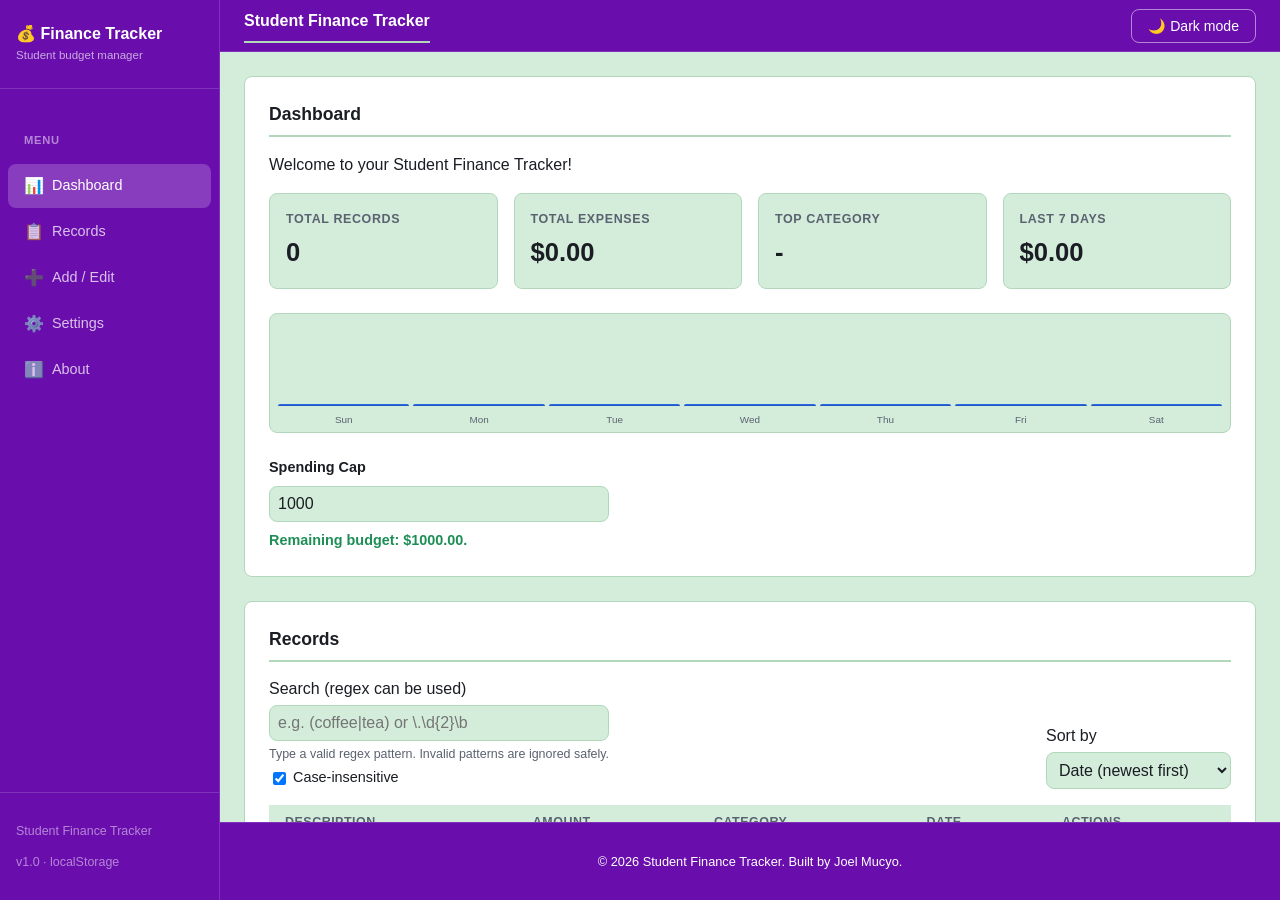
<file: index.html>
<!DOCTYPE html>
<html lang="en">
<head>
    <meta charset="UTF-8">
    <meta name="viewport" content="width=device-width, initial-scale=1.0">
    <title>Student Finance Tracker</title>
    <link rel="stylesheet" href="styles/main.css">
</head>
<body>
<a href="#main" class="skip-link">Skip to content</a>

<!-- Sidebar shell required by main.css layout -->
<div class="app-shell">

  <aside class="sidebar" aria-label="Site navigation">
    <div class="sidebar-brand">
      <h1>💰 Finance Tracker</h1>
      <p>Student budget manager</p>
    </div>
    <nav aria-label="Main navigation">
      <p class="nav-section-label">Menu</p>
      <ul class="nav-list">
        <li><a href="#dashboard" class="active"><span class="nav-icon" aria-hidden="true">📊</span>Dashboard</a></li>
        <li><a href="#records"><span class="nav-icon" aria-hidden="true">📋</span>Records</a></li>
        <li><a href="#form-section"><span class="nav-icon" aria-hidden="true">➕</span>Add / Edit</a></li>
        <li><a href="#settings"><span class="nav-icon" aria-hidden="true">⚙️</span>Settings</a></li>
        <li><a href="#about"><span class="nav-icon" aria-hidden="true">ℹ️</span>About</a></li>
      </ul>
    </nav>
    <div class="sidebar-footer">
      <p>Student Finance Tracker</p>
      <p>v1.0 · localStorage</p>
    </div>
  </aside>

  <div class="page-body">

    <div class="topbar">
      <h2 class="topbar-title">Student Finance Tracker</h2>
      <div class="topbar-actions">
        <button type="button" id="theme-toggle-btn" class="secondary">🌙 Dark mode</button>
      </div>
    </div>

    <main id="main">

      <!-- Dashboard -->
      <section id="dashboard" aria-labelledby="dashboard-heading">
        <h2 id="dashboard-heading">Dashboard</h2>
        <p>Welcome to your Student Finance Tracker!</p>
        <div class="stats-grid">
          <div class="stat-card">
            <span class="stat-label"><strong>Total Records</strong></span>
            <!-- id matches ui.js renderStats() -->
            <span class="stat-value" id="stat-total">0</span>
          </div>
          <div class="stat-card">
            <span class="stat-label"><strong>Total Expenses</strong></span>
            <span class="stat-value" id="stat-sum">$0.00</span>
          </div>
          <div class="stat-card">
            <span class="stat-label"><strong>Top Category</strong></span>
            <span class="stat-value" id="stat-top">-</span>
          </div>
          <div class="stat-card">
            <span class="stat-label"><strong>Last 7 days</strong></span>
            <span class="stat-value" id="stat-7days">$0.00</span>
          </div>
        </div>

        <!-- 7-day trend chart rendered by ui.js renderTrendChart() -->
        <div id="trend-chart" class="trend-chart" role="img" aria-label="Spending trend for the last 7 days"></div>

        <div class="cap-section">
          <label for="cap-input"><strong>Spending Cap</strong></label>
          <input type="number" id="cap-input" min="0" step="0.01" value="200">
          <p id="cap-status" role="status" aria-live="polite"></p>
        </div>
      </section>

      <!-- Records -->
      <section id="records" aria-labelledby="records-heading">
        <h2 id="records-heading">Records</h2>

        <div class="controls">
          <div class="search-group">
            <label for="search-input">Search (regex can be used)</label>
            <input type="text" id="search-input" placeholder="e.g. (coffee|tea) or \.\d{2}\b" aria-describedby="search-help">
            <p id="search-help" class="help-text">Type a valid regex pattern. Invalid patterns are ignored safely.</p>
            <label class="checkbox-label">
              <input type="checkbox" id="case-insensitive" checked>
              Case-insensitive
            </label>
            <p id="search-status" role="status" aria-live="polite" class="visually-hidden"></p>
          </div>

          <div class="sort-group">
            <label for="sort-select">Sort by</label>
            <select id="sort-select">
              <option value="date-desc">Date (newest first)</option>
              <option value="date-asc">Date (oldest first)</option>
              <option value="desc-asc">Description (A-Z)</option>
              <option value="desc-desc">Description (Z-A)</option>
              <option value="amount-asc">Amount (low to high)</option>
              <option value="amount-desc">Amount (high to low)</option>
            </select>
          </div>
        </div>

        <!-- Table for desktop -->
        <div class="table-wrap">
          <table id="records-table">
            <caption class="visually-hidden">Transaction records</caption>
            <thead>
              <tr>
                <th scope="col">Description</th>
                <th scope="col">Amount</th>
                <th scope="col">Category</th>
                <th scope="col">Date</th>
                <th scope="col">Actions</th>
              </tr>
            </thead>
            <tbody id="records-tbody">
              <!-- populated by JS -->
            </tbody>
          </table>
        </div>

        <!-- Cards for mobile -->
        <ul id="records-cards" class="records-cards" aria-label="Transaction records (card view)"></ul>

        <p id="empty-state" class="empty-state" hidden>No records found. Please add one.</p>
      </section>

      <!-- Add/Edit Form -->
      <section id="form-section" aria-labelledby="form-heading">
        <h2 id="form-heading">Add or Edit Transaction</h2>
        <form id="record-form" novalidate>
          <input type="hidden" id="record-id">

          <div class="form-row">
            <label for="description">Description</label>
            <input type="text" id="description" name="description" required aria-describedby="description-error">
            <p class="error-msg" id="description-error" role="alert"></p>
          </div>

          <div class="form-row">
            <label for="amount">Amount</label>
            <input type="text" id="amount" name="amount" inputmode="decimal" required aria-describedby="amount-error">
            <p class="error-msg" id="amount-error" role="alert"></p>
          </div>

          <div class="form-row">
            <label for="category">Category</label>
            <input type="text" id="category" name="category" list="category-list" required aria-describedby="category-error">
            <datalist id="category-list">
              <option value="Food">
              <option value="Books">
              <option value="Transport">
              <option value="Entertainment">
              <option value="Fees">
              <option value="Other">
            </datalist>
            <p class="error-msg" id="category-error" role="alert"></p>
          </div>

          <div class="form-row">
            <label for="date">Date</label>
            <input type="text" id="date" name="date" placeholder="YYYY-MM-DD" required aria-describedby="date-error">
            <p class="error-msg" id="date-error" role="alert"></p>
          </div>

          <div class="form-actions">
            <button type="submit" id="submit-btn">Add Transaction</button>
            <button type="button" id="cancel-edit-btn" hidden>Cancel Edit</button>
          </div>

          <p id="form-status" role="status" aria-live="polite"></p>
        </form>
      </section>

      <!-- Settings -->
      <section id="settings" aria-labelledby="settings-heading">
        <h2 id="settings-heading">Settings</h2>

        <div class="settings-grid">
          <fieldset>
            <legend>Currency Rates (base = USD)</legend>
            <div class="form-row">
              <label for="rate-eur">USD → EUR</label>
              <input type="number" id="rate-eur" step="0.0001" value="0.92">
            </div>
            <div class="form-row">
              <label for="rate-rwf">USD → RWF</label>
              <input type="number" id="rate-rwf" step="0.01" value="1400">
            </div>
            <div class="form-row">
              <label for="display-currency">Display Currency</label>
              <select id="display-currency">
                <option value="USD">USD</option>
                <option value="EUR">EUR</option>
                <option value="RWF">RWF</option>
              </select>
            </div>
            <button type="button" id="save-settings-btn">Save Settings</button>
          </fieldset>

          <fieldset>
            <legend>Data Management</legend>
            <div class="form-row">
              <button type="button" id="export-btn">Export JSON</button>
              <button type="button" id="export-csv-btn">Export CSV</button>
            </div>
            <div class="form-row">
              <label for="import-file">Import JSON</label>
              <input type="file" id="import-file" accept="application/json">
            </div>
            <p id="settings-status" role="status" aria-live="polite"></p>
          </fieldset>
        </div>
      </section>

      <!-- About -->
      <section id="about" aria-labelledby="about-heading">
        <h2 id="about-heading">About</h2>
        <p>
          Student Finance Tracker is a vanilla HTML/CSS/JS app that helps students log
          transactions, track spending against a cap, search records using regular
          expressions, and manage personal budgets across multiple currencies.
          I hope you enjoy using it!
        </p>
        <p>
          Built by: <strong>Joel Mucyo</strong><br>
          GitHub: <a href="https://github.com/jmucyo-pixel">github.com/jmucyo-pixel</a><br>
        </p>
      </section>

    </main>

    <footer>
      <p>&copy; 2026 Student Finance Tracker. Built by Joel Mucyo.</p>
    </footer>

  </div>
</div>

<script type="module" src="scripts/app.js"></script>
</body>
</html>
</file>
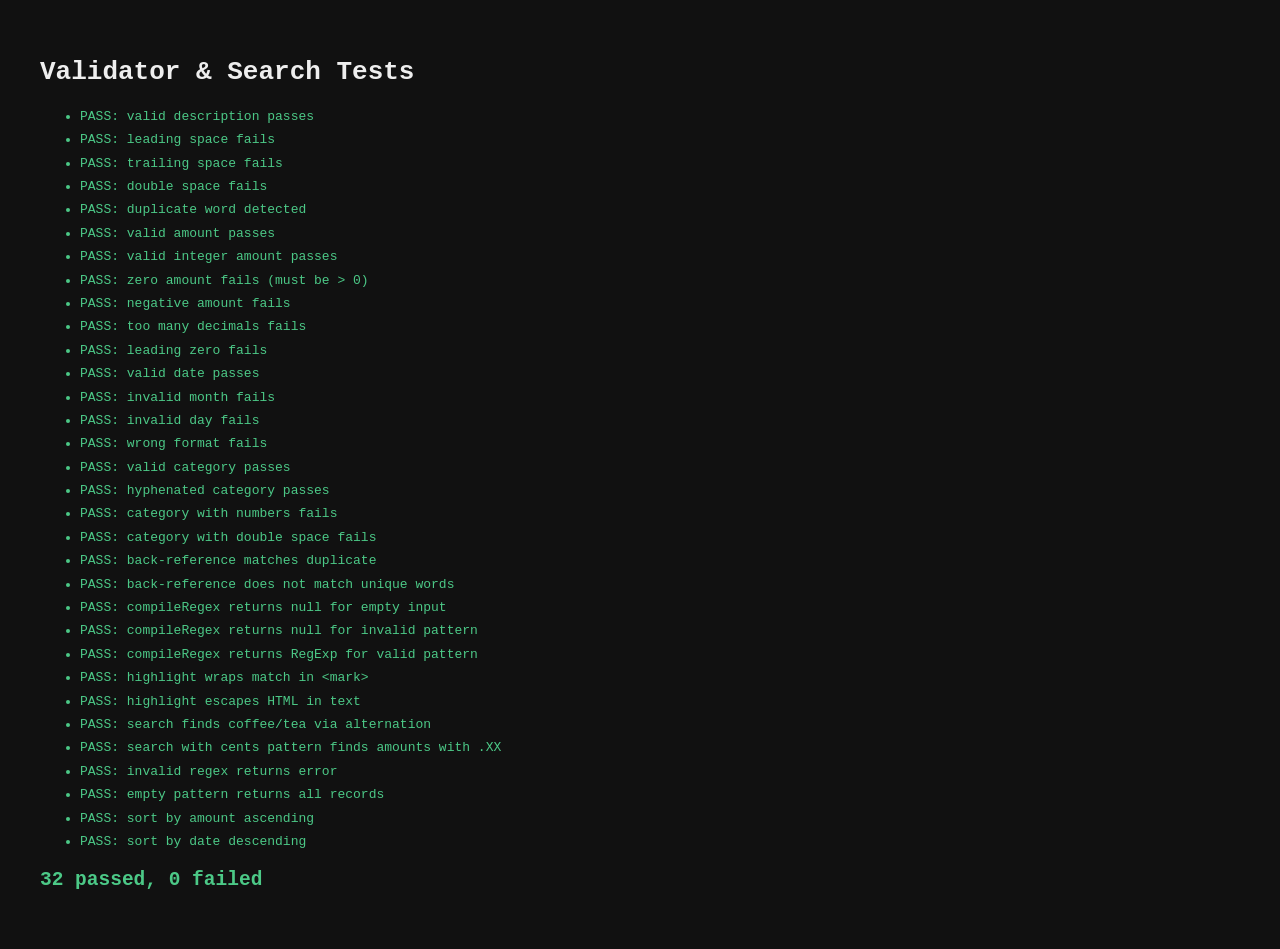
<file: tests.html>
<!DOCTYPE html>
<html lang="en">
<head>
<meta charset="UTF-8">
<title>Tests - Student Finance Tracker</title>
<style>
  body { font-family: monospace; padding: 2rem; background: #111; color: #eee; }
  .pass { color: #4cc987; }
  .fail { color: #ff6b60; }
  ul { line-height: 1.8; }
</style>
</head>
<body>
<h1>Validator & Search Tests</h1>
<ul id="results"></ul>

<script type="module">
import {
  validateDescription, validateAmount, validateDate, validateCategory,
  RE_DUPLICATE_WORD, compileRegex, highlight
} from './scripts/validators.js';
import { searchRecords, sortRecords } from './scripts/search.js';

const results = document.getElementById('results');
let pass = 0, fail = 0;

function assert(name, condition) {
  const li = document.createElement('li');
  if (condition) {
    li.textContent = `PASS: ${name}`;
    li.className = 'pass';
    pass++;
  } else {
    li.textContent = `FAIL: ${name}`;
    li.className = 'fail';
    fail++;
  }
  results.appendChild(li);
}

/* --- Description validation --- */
assert('valid description passes', validateDescription('Lunch at cafeteria') === '');
assert('leading space fails', validateDescription(' Lunch') !== '');
assert('trailing space fails', validateDescription('Lunch ') !== '');
assert('double space fails', validateDescription('Lunch  at cafe') !== '');
assert('duplicate word detected', validateDescription('Lunch lunch at cafe') !== '');

/* --- Amount validation --- */
assert('valid amount passes', validateAmount('12.50') === '');
assert('valid integer amount passes', validateAmount('45') === '');
assert('zero amount fails (must be > 0)', validateAmount('0') !== '');
assert('negative amount fails', validateAmount('-5') !== '');
assert('too many decimals fails', validateAmount('12.555') !== '');
assert('leading zero fails', validateAmount('012.50') !== '');

/* --- Date validation --- */
assert('valid date passes', validateDate('2025-09-29') === '');
assert('invalid month fails', validateDate('2025-13-01') !== '');
assert('invalid day fails', validateDate('2025-02-30') !== '');
assert('wrong format fails', validateDate('29-09-2025') !== '');

/* --- Category validation --- */
assert('valid category passes', validateCategory('Food') === '');
assert('hyphenated category passes', validateCategory('Eating-Out') === '');
assert('category with numbers fails', validateCategory('Food2') !== '');
assert('category with double space fails', validateCategory('Food  Stuff') !== '');

/* --- Advanced regex: duplicate word back-reference --- */
assert('back-reference matches duplicate', RE_DUPLICATE_WORD.test('the the cat'));
assert('back-reference does not match unique words', !RE_DUPLICATE_WORD.test('the cat sat'));

/* --- Safe regex compiler --- */
assert('compileRegex returns null for empty input', compileRegex('') === null);
assert('compileRegex returns null for invalid pattern', compileRegex('(unclosed') === null);
assert('compileRegex returns RegExp for valid pattern', compileRegex('coffee') instanceof RegExp);

/* --- Highlight --- */
assert('highlight wraps match in <mark>', highlight('I love coffee', compileRegex('coffee')) === 'I love <mark>coffee</mark>');
assert('highlight escapes HTML in text', highlight('<script>', null) === '&lt;script&gt;');

/* --- Search --- */
const sample = [
  { id: '1', description: 'Coffee with friends', amount: 8.75, category: 'Entertainment', date: '2025-09-28' },
  { id: '2', description: 'Tea and snacks', amount: 3.20, category: 'Food', date: '2025-09-29' },
  { id: '3', description: 'Bus pass', amount: 45.00, category: 'Transport', date: '2025-09-20' }
];

assert('search finds coffee/tea via alternation', searchRecords(sample, '(coffee|tea)', true).results.length === 2);
assert('search with cents pattern finds amounts with .XX', searchRecords(sample, '\\.\\d{2}\\b', true).results.length === 0); // description/category/date only
assert('invalid regex returns error', searchRecords(sample, '(unclosed', true).error !== null);
assert('empty pattern returns all records', searchRecords(sample, '', true).results.length === 3);

/* --- Sort --- */
const sortedByAmount = sortRecords(sample, 'amount-asc');
assert('sort by amount ascending', sortedByAmount[0].id === '2' && sortedByAmount[2].id === '3');

const sortedByDate = sortRecords(sample, 'date-desc');
assert('sort by date descending', sortedByDate[0].id === '2');

/* --- Summary --- */
const summary = document.createElement('h2');
summary.textContent = `${pass} passed, ${fail} failed`;
summary.style.color = fail === 0 ? '#4cc987' : '#ff6b60';
document.body.appendChild(summary);
</script>
</body>
</html>
</file>
<file: styles/main.css>
:root {
  --color-bg: #d4edda;
  --color-surface: #ffffff;
  --color-text: #1a1d23;
  --color-muted: #5a6270;
  --color-primary: #2f6fed;
  --color-primary-dark: #1e4fb8;
  --color-primary-light: #e8f0fd;
  --color-success: #1e8e57;
  --color-danger: #d93025;
  --color-border: #b2d8bb;
  --color-focus: #ff7a00;
  --color-header-bg: #6a0dad;
  --color-header-text: #ffffff;
  --sidebar-width: 220px;
  --radius: 8px;
  --space-1: 0.25rem;
  --space-2: 0.5rem;
  --space-3: 1rem;
  --space-4: 1.5rem;
  --space-5: 2rem;
  --font-base: 1rem;
  --transition-fast: 0.15s ease;
  --transition-med: 0.3s ease;
}

[data-theme="dark"] {
  --color-bg: #14171c;
  --color-surface: #1f242c;
  --color-text: #eef1f5;
  --color-muted: #a3acba;
  --color-primary: #5b9bff;
  --color-primary-dark: #88b4ff;
  --color-primary-light: #1a2740;
  --color-success: #4cc987;
  --color-danger: #ff6b60;
  --color-border: #343b46;
  --color-focus: #ffb04d;
  --color-header-bg: #3b0764;
  --color-header-text: #eef1f5;
}

*, *::before, *::after { box-sizing: border-box; }
html, body { margin: 0; padding: 0; height: 100%; }
body {
  font-family: "Segoe UI", Roboto, Helvetica, Arial, sans-serif;
  background-color: var(--color-bg);
  color: var(--color-text);
  line-height: 1.5;
  transition: background-color var(--transition-med), color var(--transition-med);
}

img { max-width: 100%; display: block; }

a {
  color: var(--color-primary);
  text-decoration: underline;
  text-underline-offset: 2px;
}
a:hover { color: var(--color-primary-dark); }

.visually-hidden {
  position: absolute;
  width: 1px; height: 1px;
  padding: 0; margin: -1px;
  overflow: hidden;
  clip: rect(0,0,0,0);
  white-space: nowrap;
  border: 0;
}

.skip-link {
  position: absolute;
  left: -999px;
  top: 0;
  background: var(--color-primary);
  color: #fff;
  padding: var(--space-2) var(--space-3);
  z-index: 9999;
  border-radius: 0 0 var(--radius) 0;
  text-decoration: none;
}
.skip-link:focus { left: 0; }

:focus-visible {
  outline: 3px solid var(--color-focus);
  outline-offset: 2px;
}

.app-shell {
  display: flex;
  height: 100vh;
  overflow: hidden;
}

.sidebar {
  width: var(--sidebar-width);
  background-color: var(--color-header-bg);
  border-right: 1px solid rgba(255,255,255,0.15);
  display: flex;
  flex-direction: column;
  flex-shrink: 0;
  height: 100vh;
  position: sticky;
  top: 0;
  overflow-y: auto;
  transition: width var(--transition-med);
}

.sidebar-brand {
  padding: var(--space-4) var(--space-3);
  border-bottom: 1px solid rgba(255,255,255,0.15);
}

.sidebar-brand h1 {
  font-size: 1rem;
  font-weight: 700;
  margin: 0;
  line-height: 1.3;
  color: #ffffff;
}

.sidebar-brand p {
  font-size: 0.72rem;
  color: rgba(255,255,255,0.65);
  margin: 2px 0 0;
}

.sidebar nav {
  flex: 1;
  padding: var(--space-3) var(--space-2);
}

.nav-list {
  list-style: none;
  margin: 0;
  padding: 0;
  display: flex;
  flex-direction: column;
  gap: 2px;
}

.nav-list a {
  display: flex;
  align-items: center;
  gap: var(--space-2);
  padding: 10px var(--space-3);
  color: rgba(255,255,255,0.75);
  text-decoration: none;
  border-radius: var(--radius);
  font-size: 0.9rem;
  font-weight: 500;
  transition: background-color var(--transition-fast), color var(--transition-fast);
}

.nav-list a:hover {
  background-color: rgba(255,255,255,0.15);
  color: #ffffff;
  text-decoration: none;
}

.nav-list a.active {
  background-color: rgba(255,255,255,0.2);
  color: #ffffff;
}

.nav-list a .nav-icon {
  font-size: 1rem;
  width: 20px;
  text-align: center;
  flex-shrink: 0;
}

.nav-section-label {
  font-size: 0.7rem;
  text-transform: uppercase;
  letter-spacing: 0.06em;
  color: rgba(255,255,255,0.5);
  padding: var(--space-3) var(--space-3) var(--space-1);
  font-weight: 600;
}

.sidebar-footer {
  padding: var(--space-3);
  border-top: 1px solid rgba(255,255,255,0.15);
  font-size: 0.78rem;
  color: rgba(255,255,255,0.5);
}

.page-body {
  flex: 1;
  display: flex;
  flex-direction: column;
  overflow: hidden;
}

.topbar {
  background-color: var(--color-header-bg);
  border-bottom: 1px solid rgba(255,255,255,0.15);
  padding: 0 var(--space-4);
  height: 52px;
  display: flex;
  align-items: center;
  justify-content: space-between;
  flex-shrink: 0;
}

.topbar-title {
  font-size: 1rem;
  font-weight: 600;
  margin: 0;
  color: var(--color-header-text);
}

.topbar-actions {
  display: flex;
  gap: var(--space-2);
  align-items: center;
}

main {
  flex: 1;
  overflow-y: auto;
  padding: var(--space-4);
  display: flex;
  flex-direction: column;
  gap: var(--space-4);
}

section {
  background-color: var(--color-surface);
  border: 1px solid var(--color-border);
  border-radius: var(--radius);
  padding: var(--space-4);
}

h2 {
  margin-top: 0;
  border-bottom: 2px solid var(--color-border);
  padding-bottom: var(--space-2);
  font-size: 1.1rem;
}

footer {
  text-align: center;
  padding: var(--space-3);
  color: var(--color-header-text);
  font-size: 0.8rem;
  background-color: var(--color-header-bg);
  border-top: 1px solid rgba(255,255,255,0.15);
}

.stats-grid {
  display: grid;
  grid-template-columns: repeat(2, 1fr);
  gap: var(--space-3);
  margin-bottom: var(--space-4);
}

.stat-card {
  background-color: var(--color-bg);
  border: 1px solid var(--color-border);
  border-radius: var(--radius);
  padding: var(--space-3);
  display: flex;
  flex-direction: column;
  gap: var(--space-1);
  transition: transform var(--transition-fast), box-shadow var(--transition-fast);
}
.stat-card:hover {
  transform: translateY(-2px);
  box-shadow: 0 4px 12px rgba(0,0,0,0.08);
}

.stat-label {
  font-size: 0.78rem;
  color: var(--color-muted);
  text-transform: uppercase;
  letter-spacing: 0.05em;
  font-weight: 600;
}

.stat-value {
  font-size: 1.6rem;
  font-weight: 700;
}

.trend-chart {
  display: flex;
  align-items: flex-end;
  gap: var(--space-1);
  height: 120px;
  border: 1px solid var(--color-border);
  border-radius: var(--radius);
  padding: var(--space-2) var(--space-2) 1.6rem;
  margin-bottom: var(--space-4);
  background-color: var(--color-bg);
}

.trend-bar {
  flex: 1;
  background: linear-gradient(180deg, var(--color-primary), var(--color-primary-dark));
  border-radius: 4px 4px 0 0;
  min-height: 2px;
  transition: height var(--transition-med);
  position: relative;
}

.trend-bar-label {
  position: absolute;
  bottom: -1.4rem;
  left: 50%;
  transform: translateX(-50%);
  font-size: 0.62rem;
  color: var(--color-muted);
  white-space: nowrap;
}

.cap-section {
  display: flex;
  flex-direction: column;
  gap: var(--space-2);
  max-width: 340px;
}

.cap-section label {
  font-weight: 600;
  font-size: 0.9rem;
}

.cap-section input {
  padding: var(--space-2);
  border: 1px solid var(--color-border);
  border-radius: var(--radius);
  background: var(--color-bg);
  color: var(--color-text);
  font-size: var(--font-base);
}

#cap-status { font-size: 0.9rem; font-weight: 600; margin: 0; }
#cap-status.over  { color: var(--color-danger); }
#cap-status.under { color: var(--color-success); }

.controls {
  display: flex;
  flex-direction: column;
  gap: var(--space-3);
  margin-bottom: var(--space-3);
}

.search-group, .sort-group {
  display: flex;
  flex-direction: column;
  gap: var(--space-1);
}

.search-group input[type="text"],
.sort-group select,
#record-form input,
#record-form select {
  padding: var(--space-2);
  border: 1px solid var(--color-border);
  border-radius: var(--radius);
  background: var(--color-bg);
  color: var(--color-text);
  font-size: var(--font-base);
  width: 100%;
  max-width: 420px;
}

.help-text {
  font-size: 0.78rem;
  color: var(--color-muted);
  margin: 0;
}

.checkbox-label {
  display: flex;
  align-items: center;
  gap: var(--space-1);
  font-size: 0.9rem;
}

.table-wrap {
  overflow-x: auto;
  display: none;
}

table {
  width: 100%;
  border-collapse: collapse;
}

th, td {
  text-align: left;
  padding: var(--space-2) var(--space-3);
  border-bottom: 1px solid var(--color-border);
  font-size: 0.9rem;
}

th {
  background-color: var(--color-bg);
  font-size: 0.78rem;
  text-transform: uppercase;
  letter-spacing: 0.04em;
  color: var(--color-muted);
  font-weight: 600;
}

tbody tr {
  transition: background-color var(--transition-fast);
}
tbody tr:hover { background-color: var(--color-bg); }

mark {
  background-color: #fff3a3;
  color: #1a1d23;
  border-radius: 2px;
  padding: 0 2px;
}
[data-theme="dark"] mark {
  background-color: #6b5e1c;
  color: #fff;
}

.records-cards {
  list-style: none;
  margin: 0;
  padding: 0;
  display: flex;
  flex-direction: column;
  gap: var(--space-3);
}

.record-card {
  border: 1px solid var(--color-border);
  border-radius: var(--radius);
  padding: var(--space-3);
  background-color: var(--color-bg);
  animation: fadeIn 0.3s ease;
}

@keyframes fadeIn {
  from { opacity: 0; transform: translateY(6px); }
  to   { opacity: 1; transform: translateY(0); }
}

.record-card h3 {
  margin: 0 0 var(--space-1);
  font-size: 1rem;
}

.record-card dl {
  display: grid;
  grid-template-columns: auto 1fr;
  gap: var(--space-1) var(--space-2);
  margin: var(--space-2) 0;
  font-size: 0.88rem;
}
.record-card dt { color: var(--color-muted); }

.record-actions {
  display: flex;
  gap: var(--space-2);
  margin-top: var(--space-2);
}

button {
  cursor: pointer;
  border: 1px solid var(--color-primary);
  background-color: var(--color-primary);
  color: #fff;
  padding: var(--space-2) var(--space-3);
  border-radius: var(--radius);
  font-size: 0.88rem;
  font-family: inherit;
  transition: background-color var(--transition-fast), transform var(--transition-fast);
}
button:hover { background-color: var(--color-primary-dark); border-color: var(--color-primary-dark); }
button:active { transform: scale(0.97); }

button.secondary {
  background-color: transparent;
  color: #ffffff;
  border-color: rgba(255,255,255,0.5);
}
button.secondary:hover { background-color: rgba(255,255,255,0.15); border-color: #ffffff; }

button.danger {
  background-color: var(--color-danger);
  border-color: var(--color-danger);
}
button.danger:hover { background-color: #a8231b; border-color: #a8231b; }

button.icon-btn {
  padding: var(--space-1) var(--space-2);
  font-size: 0.78rem;
}

.form-row {
  display: flex;
  flex-direction: column;
  gap: var(--space-1);
  margin-bottom: var(--space-3);
}

.form-row label {
  font-weight: 600;
  font-size: 0.88rem;
}

.error-msg {
  color: var(--color-danger);
  font-size: 0.78rem;
  min-height: 1.1em;
  margin: 0;
}

input.invalid {
  border-color: var(--color-danger);
  background-color: rgba(217, 48, 37, 0.06);
}

.form-actions {
  display: flex;
  gap: var(--space-2);
  flex-wrap: wrap;
}

#form-status {
  margin-top: var(--space-2);
  font-weight: 600;
  font-size: 0.9rem;
}
#form-status.success { color: var(--color-success); }
#form-status.error   { color: var(--color-danger); }

.settings-grid {
  display: grid;
  grid-template-columns: 1fr;
  gap: var(--space-4);
}

fieldset {
  border: 1px solid var(--color-border);
  border-radius: var(--radius);
  padding: var(--space-3);
}

legend {
  font-weight: 700;
  font-size: 0.9rem;
  padding: 0 var(--space-2);
}

.empty-state {
  text-align: center;
  color: var(--color-muted);
  padding: var(--space-4);
}

@media (max-width: 767px) {
  .app-shell {
    flex-direction: column;
    height: auto;
    overflow: visible;
  }

  .sidebar {
    width: 100%;
    height: auto;
    position: static;
    border-right: none;
    border-bottom: 1px solid rgba(255,255,255,0.15);
    overflow: visible;
  }

  .sidebar-brand { padding: var(--space-3); }
  .sidebar-brand h1 { font-size: 1.1rem; }
  .sidebar nav { padding: var(--space-2); }

  .nav-list {
    flex-direction: row;
    flex-wrap: wrap;
    gap: 4px;
  }

  .nav-section-label { display: none; }

  .nav-list a {
    padding: 6px 10px;
    font-size: 0.82rem;
  }

  .sidebar-footer { display: none; }
  .page-body { overflow: visible; }

  main {
    overflow-y: visible;
    padding: var(--space-3);
  }

  .stats-grid { grid-template-columns: 1fr; }
  .topbar { padding: 0 var(--space-3); }
}

@media (min-width: 768px) and (max-width: 1023px) {
  .stats-grid { grid-template-columns: repeat(2, 1fr); }

  .controls {
    flex-direction: row;
    justify-content: space-between;
    align-items: flex-end;
  }

  .settings-grid { grid-template-columns: repeat(2, 1fr); }
}

@media (min-width: 1024px) {
  .stats-grid { grid-template-columns: repeat(4, 1fr); }
  .table-wrap { display: block; }
  .records-cards { display: none; }

  .controls {
    flex-direction: row;
    justify-content: space-between;
    align-items: flex-end;
  }

  .settings-grid { grid-template-columns: repeat(2, 1fr); }
}

@media (max-width: 360px) {
  .stat-value { font-size: 1.3rem; }
  section { padding: var(--space-3); }
}
</file>
